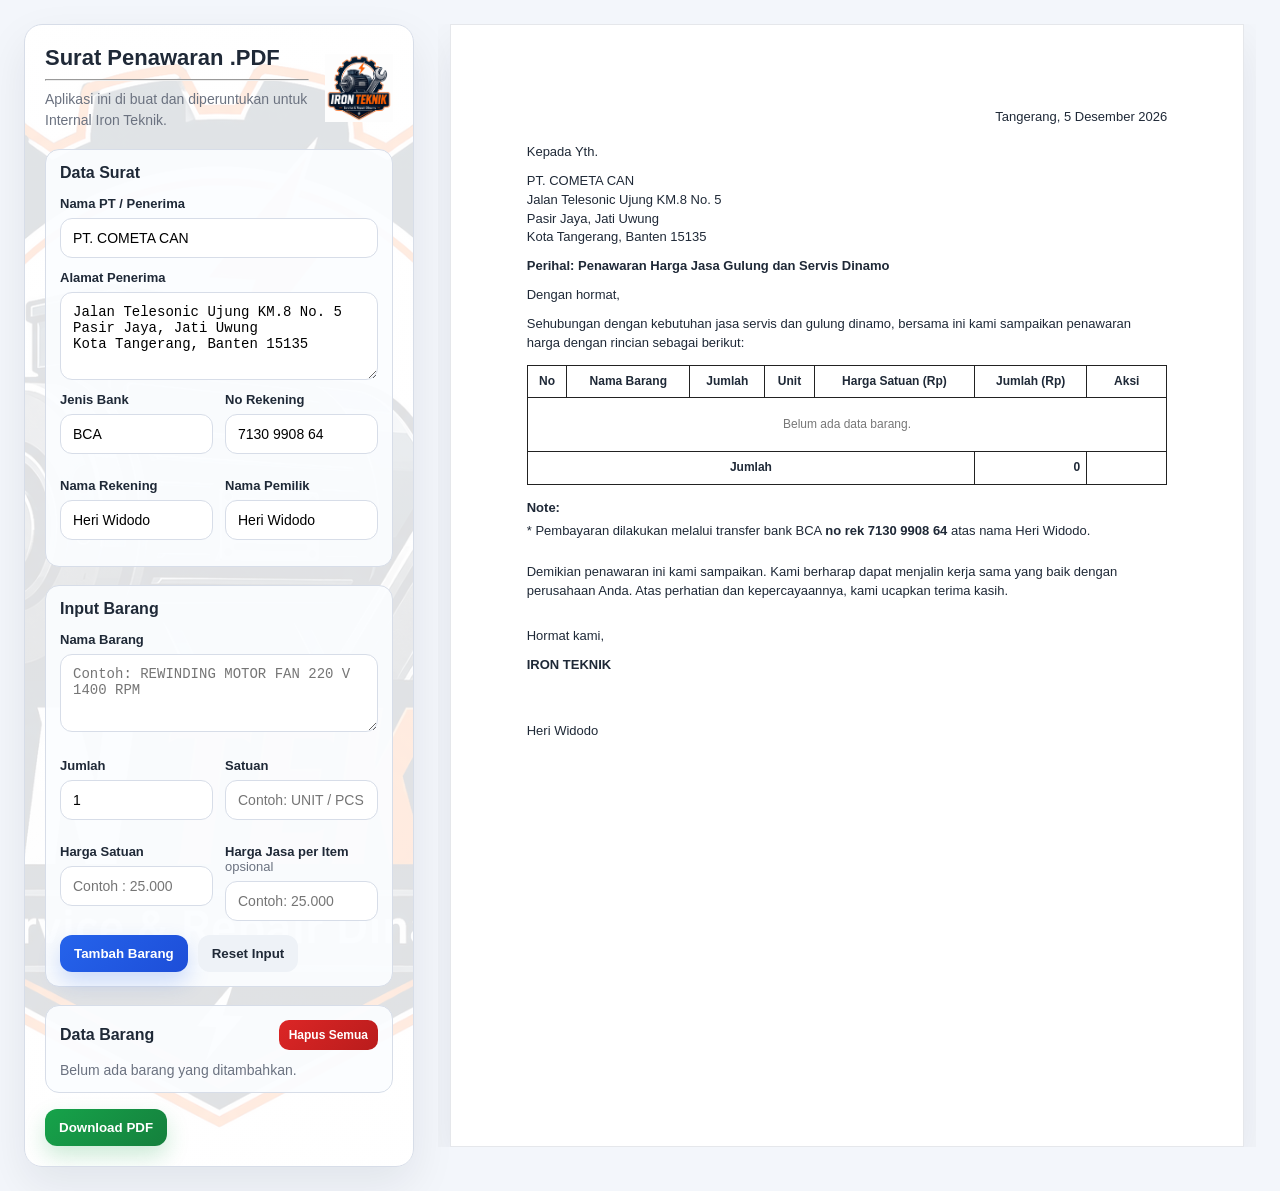
<file: index.html>
<!DOCTYPE html>
<html lang="id">
<head>
    <meta charset="UTF-8" />
    <meta name="viewport" content="width=device-width, initial-scale=1.0" />
    <title>Aplikasi Surat Penawaran Barang</title>
    <link rel="stylesheet" href="style.css" />
</head>
<body>
    <main class="app-layout">
<section class="panel input-panel no-print">
    <div class="panel-header">
        <div class="input-header">
            <div>
                <h1>Surat Penawaran .PDF</h1>
                <hr>
                <p>Aplikasi ini di buat dan diperuntukan untuk Internal Iron Teknik. </p>
            </div>

            <img src="./assets/Logo_Iron_Teknik.png" alt="Logo Iron Teknik" class="input-logo">
        </div>
    </div>

    <!-- CARD DATA SURAT -->
    <div class="input-card">
        <h2>Data Surat</h2>

        <div class="form-group">
            <label for="recipientName">Nama PT / Penerima</label>
            <input id="recipientName" type="text" value="PT. COMETA CAN" placeholder="Contoh: PT. COMETA CAN" />
        </div>

        <div class="form-group">
            <label for="recipientAddress">Alamat Penerima</label>
            <textarea id="recipientAddress" rows="4" placeholder="Contoh: Jalan Telesonic Ujung KM.8 No. 5">Jalan Telesonic Ujung KM.8 No. 5
Pasir Jaya, Jati Uwung
Kota Tangerang, Banten 15135</textarea>
        </div>

        <div class="form-grid">
            <div class="form-group">
                <label for="bankName">Jenis Bank</label>
                <input id="bankName" type="text" value="BCA" placeholder="Contoh: BCA" />
            </div>

            <div class="form-group">
                <label for="accountNumber">No Rekening</label>
                <input id="accountNumber" type="text" value="7130 9908 64" placeholder="Contoh: 7130 9908 64" />
            </div>

            <div class="form-group">
                <label for="accountHolder">Nama Rekening</label>
                <input id="accountHolder" type="text" value="Heri Widodo" placeholder="Contoh: Heri Widodo" />
            </div>

            <div class="form-group">
                <label for="ownerName">Nama Pemilik</label>
                <input id="ownerName" type="text" value="Heri Widodo" placeholder="Contoh: Heri Widodo" />
            </div>
        </div>
    </div>

    <!-- CARD INPUT BARANG -->
    <div class="input-card">
        <h2>Input Barang</h2>

        <form id="itemForm" class="item-form">
            <div class="form-group full">
                <label for="itemName">Nama Barang</label>
                <textarea id="itemName" rows="3" placeholder="Contoh: REWINDING MOTOR FAN 220 V 1400 RPM" required></textarea>
            </div>

            <div class="form-grid">
                <div class="form-group">
                    <label for="quantity">Jumlah</label>
                    <input id="quantity" type="number" min="1" step="1" value="1" required />
                </div>

                <div class="form-group">
                    <label for="unit">Satuan</label>
                    <input id="unit" type="text" value="" placeholder="Contoh: UNIT / PCS" required />
                </div>

                <div class="form-group">
                    <label for="unitPrice">Harga Satuan</label>
                    <input id="unitPrice" type="text" inputmode="numeric" placeholder="Contoh : 25.000" required />
                </div>

                <div class="form-group">
                    <label for="servicePrice">Harga Jasa per Item <span>opsional</span></label>
                    <input id="servicePrice" type="text" inputmode="numeric" placeholder="Contoh: 25.000" />
                </div>
            </div>

            <div class="button-row">
                <button type="submit" class="btn primary">Tambah Barang</button>
                <button type="button" id="resetFormBtn" class="btn light">Reset Input</button>
            </div>
        </form>
    </div>

    <!-- CARD DATA BARANG -->
    <div class="input-card">
        <div class="items-card-title">
            <h2>Data Barang</h2>
            <button type="button" id="clearAllBtn" class="btn danger small">Hapus Semua</button>
        </div>

        <div id="itemList" class="item-list empty-state">
            Belum ada barang yang ditambahkan.
        </div>
    </div>

    <div class="button-row sticky-actions">
        <button type="button" id="printBtn" class="btn success">Download PDF</button>
    </div>
</section>

        <section class="paper-wrapper">
            <article id="offerLetter" class="paper">
                <p class="date-line" id="currentDate">Tangerang, -</p>

                <p>Kepada Yth.</p>
                <p id="recipientBlock">
                    <span id="recipientNamePreview">PT. COMETA CAN</span><br />
                    <span id="recipientAddressPreview">Jalan Telesonic Ujung KM.8 No. 5<br />Pasir Jaya, Jati Uwung<br />Kota Tangerang, Banten 15135</span>
                </p>

                <p class="subject"><strong>Perihal: Penawaran Harga Jasa Gulung dan Servis Dinamo</strong></p>

                <p>Dengan hormat,</p>
                <p>
                    Sehubungan dengan kebutuhan jasa servis dan gulung dinamo, bersama ini kami sampaikan
                    penawaran harga dengan rincian sebagai berikut:
                </p>

                <table class="offer-table">
                    <thead>
                        <tr>
                            <th>No</th>
                            <th>Nama Barang</th>
                            <th>Jumlah</th>
                            <th>Unit</th>
                            <th>Harga Satuan (Rp)</th>
                            <th>Jumlah (Rp)</th>
                            <th class="no-print action-col">Aksi</th>
                        </tr>
                    </thead>
                    <tbody id="letterTableBody">
                        <tr>
                            <td colspan="7" class="empty-table">Belum ada data barang.</td>
                        </tr>
                    </tbody>
                    <tfoot>
                        <tr>
                            <td colspan="5" class="total-label">Jumlah</td>
                            <td class="total-value" id="grandTotal">0</td>
                            <td class="no-print action-col"></td>
                        </tr>
                    </tfoot>
                </table>

                <div class="note-section">
                    <p><strong>Note:</strong></p>
                    <p>
                        * Pembayaran dilakukan melalui transfer bank
                        <span id="bankNamePreview">BCA</span>
                        <strong>no rek <span id="accountNumberPreview">7130 9908 64</span></strong>
                        atas nama <span id="accountHolderPreview">Heri Widodo</span>.
                    </p>
                </div>
<br>
                <p>
                    Demikian penawaran ini kami sampaikan. Kami berharap dapat menjalin kerja sama yang baik
                    dengan perusahaan Anda. Atas perhatian dan kepercayaannya, kami ucapkan terima kasih.
                </p>

                <div class="signature">
                    <p>Hormat kami,</p>
                    <p><strong>IRON TEKNIK</strong></p>
                    <br /><br />
                    <p id="ownerNamePreview">Heri Widodo</p>
                </div>
            </article>
        </section>
    </main>

    <script src="script.js"></script>
</body>
</html>
</file>
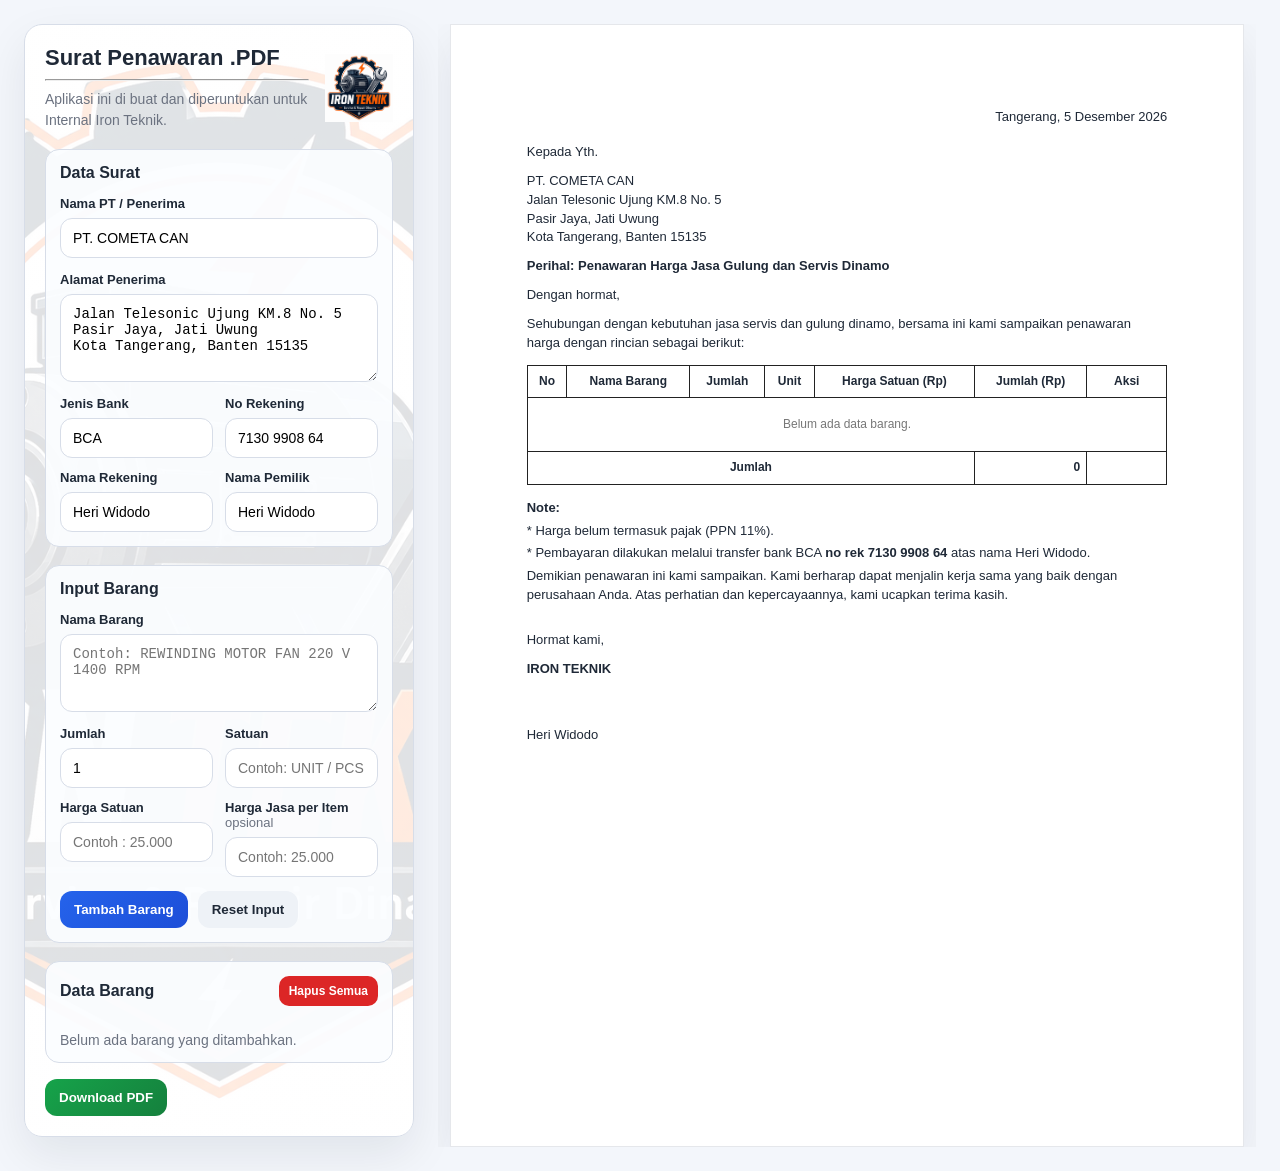
<file: app/src/main/assets/www/index.html>
<!DOCTYPE html>
<html lang="id">
<head>
    <meta charset="UTF-8" />
    <meta name="viewport" content="width=device-width, initial-scale=1.0" />
    <title>Iron Teknik Penawaran</title>
    <link rel="stylesheet" href="style.css" />
</head>
<body>
    <main class="app-layout">
        <section class="panel input-panel no-print">
            <div class="panel-header">
                <div class="input-header">
                    <div>
                        <h1>Surat Penawaran .PDF</h1>
                        <hr>
                        <p>Aplikasi ini di buat dan diperuntukan untuk Internal Iron Teknik. </p>
                    </div>

                    <img src="./assets/Logo_Iron_Teknik.png" alt="Logo Iron Teknik" class="input-logo">
                </div>
            </div>

            <div class="input-card">
                <h2>Data Surat</h2>

                <div class="form-group">
                    <label for="recipientName">Nama PT / Penerima</label>
                    <input id="recipientName" type="text" value="PT. COMETA CAN" placeholder="Contoh: PT. COMETA CAN" />
                </div>

                <div class="form-group">
                    <label for="recipientAddress">Alamat Penerima</label>
                    <textarea id="recipientAddress" rows="4" placeholder="Contoh: Jalan Telesonic Ujung KM.8 No. 5">Jalan Telesonic Ujung KM.8 No. 5
Pasir Jaya, Jati Uwung
Kota Tangerang, Banten 15135</textarea>
                </div>

                <div class="form-grid">
                    <div class="form-group">
                        <label for="bankName">Jenis Bank</label>
                        <input id="bankName" type="text" value="BCA" placeholder="Contoh: BCA" />
                    </div>

                    <div class="form-group">
                        <label for="accountNumber">No Rekening</label>
                        <input id="accountNumber" type="text" value="7130 9908 64" placeholder="Contoh: 7130 9908 64" />
                    </div>

                    <div class="form-group">
                        <label for="accountHolder">Nama Rekening</label>
                        <input id="accountHolder" type="text" value="Heri Widodo" placeholder="Contoh: Heri Widodo" />
                    </div>

                    <div class="form-group">
                        <label for="ownerName">Nama Pemilik</label>
                        <input id="ownerName" type="text" value="Heri Widodo" placeholder="Contoh: Heri Widodo" />
                    </div>
                </div>
            </div>

            <div class="input-card">
                <h2>Input Barang</h2>

                <form id="itemForm" class="item-form">
                    <div class="form-group full">
                        <label for="itemName">Nama Barang</label>
                        <textarea id="itemName" rows="3" placeholder="Contoh: REWINDING MOTOR FAN 220 V 1400 RPM" required></textarea>
                    </div>

                    <div class="form-grid">
                        <div class="form-group">
                            <label for="quantity">Jumlah</label>
                            <input id="quantity" type="number" min="1" step="1" value="1" required />
                        </div>

                        <div class="form-group">
                            <label for="unit">Satuan</label>
                            <input id="unit" type="text" value="" placeholder="Contoh: UNIT / PCS" required />
                        </div>

                        <div class="form-group">
                            <label for="unitPrice">Harga Satuan</label>
                            <input id="unitPrice" type="text" inputmode="numeric" placeholder="Contoh : 25.000" required />
                        </div>

                        <div class="form-group">
                            <label for="servicePrice">Harga Jasa per Item <span>opsional</span></label>
                            <input id="servicePrice" type="text" inputmode="numeric" placeholder="Contoh: 25.000" />
                        </div>
                    </div>

                    <div class="button-row">
                        <button type="submit" class="btn primary">Tambah Barang</button>
                        <button type="button" id="resetFormBtn" class="btn light">Reset Input</button>
                    </div>
                </form>
            </div>

            <div class="input-card">
                <div class="items-card-title">
                    <h2>Data Barang</h2>
                    <button type="button" id="clearAllBtn" class="btn danger small">Hapus Semua</button>
                </div>

                <div id="itemList" class="item-list empty-state">
                    Belum ada barang yang ditambahkan.
                </div>
            </div>

            <div class="button-row sticky-actions">
                <button type="button" id="printBtn" class="btn success">Download PDF</button>
            </div>
        </section>

        <section class="paper-wrapper">
            <article id="offerLetter" class="paper">
                <p class="date-line" id="currentDate">Tangerang, -</p>

                <p>Kepada Yth.</p>
                <p id="recipientBlock">
                    <span id="recipientNamePreview">PT. COMETA CAN</span><br />
                    <span id="recipientAddressPreview">Jalan Telesonic Ujung KM.8 No. 5<br />Pasir Jaya, Jati Uwung<br />Kota Tangerang, Banten 15135</span>
                </p>

                <p class="subject"><strong>Perihal: Penawaran Harga Jasa Gulung dan Servis Dinamo</strong></p>

                <p>Dengan hormat,</p>
                <p>
                    Sehubungan dengan kebutuhan jasa servis dan gulung dinamo, bersama ini kami sampaikan
                    penawaran harga dengan rincian sebagai berikut:
                </p>

                <table class="offer-table">
                    <thead>
                        <tr>
                            <th>No</th>
                            <th>Nama Barang</th>
                            <th>Jumlah</th>
                            <th>Unit</th>
                            <th>Harga Satuan (Rp)</th>
                            <th>Jumlah (Rp)</th>
                            <th class="no-print action-col">Aksi</th>
                        </tr>
                    </thead>
                    <tbody id="letterTableBody">
                        <tr>
                            <td colspan="7" class="empty-table">Belum ada data barang.</td>
                        </tr>
                    </tbody>
                    <tfoot>
                        <tr>
                            <td colspan="5" class="total-label">Jumlah</td>
                            <td class="total-value" id="grandTotal">0</td>
                            <td class="no-print action-col"></td>
                        </tr>
                    </tfoot>
                </table>

                <div class="note-section">
                    <p><strong>Note:</strong></p>
                    <p>* Harga belum termasuk pajak (PPN 11%).</p>
                    <p>
                        * Pembayaran dilakukan melalui transfer bank
                        <span id="bankNamePreview">BCA</span>
                        <strong>no rek <span id="accountNumberPreview">7130 9908 64</span></strong>
                        atas nama <span id="accountHolderPreview">Heri Widodo</span>.
                    </p>
                </div>

                <p>
                    Demikian penawaran ini kami sampaikan. Kami berharap dapat menjalin kerja sama yang baik
                    dengan perusahaan Anda. Atas perhatian dan kepercayaannya, kami ucapkan terima kasih.
                </p>

                <div class="signature">
                    <p>Hormat kami,</p>
                    <p><strong>IRON TEKNIK</strong></p>
                    <br /><br />
                    <p id="ownerNamePreview">Heri Widodo</p>
                </div>
            </article>
        </section>
    </main>

    <script src="script.js"></script>
</body>
</html>
</file>
<file: style.css>
:root {
    --bg: #f3f6fb;
    --card: #ffffff;
    --text: #1f2937;
    --muted: #6b7280;
    --border: #d7dde8;
    --primary: #2563eb;
    --primary-dark: #1d4ed8;
    --success: #16a34a;
    --success-dark: #15803d;
    --danger: #dc2626;
    --danger-dark: #b91c1c;
    --shadow: 0 18px 45px rgba(15, 23, 42, 0.08);
}

* {
    box-sizing: border-box;
}

body {
    margin: 0;
    font-family: Arial, Helvetica, sans-serif;
    color: var(--text);
    background: var(--bg);
}

.app-layout {
    display: grid;
    grid-template-columns: 390px minmax(0, 1fr);
    gap: 24px;
    padding: 24px;
    align-items: start;
}

.panel {
    background: var(--card);
    border: 1px solid var(--border);
    border-radius: 18px;
    box-shadow: var(--shadow);
}

.input-panel {
    position: sticky;
    top: 24px;
    padding: 20px;
    overflow: hidden;

    background:
        linear-gradient(rgba(255, 255, 255, 0.88), rgba(255, 255, 255, 0.88)),
        url("./assets/Logo_Iron_Teknik.png");

    background-size: cover;
    background-position: center;
    background-repeat: no-repeat;
}

.panel-header h1 {
    margin: 0 0 6px;
    font-size: 22px;
}

.panel-header p {
    margin: 0 0 18px;
    color: var(--muted);
    font-size: 14px;
    line-height: 1.5;
}


.input-card {
    margin-top: 18px;
    padding: 14px;
    border: 1px solid var(--border);
    border-radius: 14px;
    background: rgba(251, 253, 255, 0.92);
}

.input-card:first-of-type {
    margin-top: 0;
}

.input-card h2 {
    margin: 0 0 14px;
    font-size: 16px;
    color: var(--text);
}

.input-card .form-group {
    margin-bottom: 12px;
}

.input-card .form-group:last-child {
    margin-bottom: 0;
}

.input-header {
    display: flex;
    align-items: center;
    justify-content: space-between;
    gap: 16px;
    margin-bottom: 18px;
}

.input-header h1 {
    margin-bottom: 6px;
}

.input-header p {
    margin: 0;
}

.input-logo {
    width: 68px;
    height: 68px;
    object-fit: contain;
    flex-shrink: 0;
}
.item-form {
    display: grid;
    gap: 14px;
}

.form-grid {
    display: grid;
    grid-template-columns: 1fr 1fr;
    gap: 12px;
}

.form-group {
    display: flex;
    flex-direction: column;
    gap: 7px;
}

.form-group.full {
    grid-column: 1 / -1;
}

label {
    font-size: 13px;
    font-weight: 700;
}

label span {
    font-weight: 500;
    color: var(--muted);
}

input,
textarea {
    width: 100%;
    border: 1px solid var(--border);
    border-radius: 12px;
    padding: 11px 12px;
    font-size: 14px;
    outline: none;
    background: #fff;
    transition: border-color 0.2s, box-shadow 0.2s;
}

textarea {
    resize: vertical;
    min-height: 78px;
}

input:focus,
textarea:focus {
    border-color: var(--primary);
    box-shadow: 0 0 0 4px rgba(37, 99, 235, 0.12);
}

.button-row {
    display: flex;
    gap: 10px;
    flex-wrap: wrap;
}

.btn {
    border: 0;
    border-radius: 12px;
    padding: 11px 14px;
    font-weight: 700;
    cursor: pointer;
    transition: transform 0.15s, box-shadow 0.15s, background 0.15s;
}

.btn:hover {
    transform: translateY(-1px);
}

.btn.primary {
    color: #fff;
    background: linear-gradient(135deg, var(--primary), var(--primary-dark));
    box-shadow: 0 10px 22px rgba(37, 99, 235, 0.22);
}

.btn.success {
    color: #fff;
    background: linear-gradient(135deg, var(--success), var(--success-dark));
    box-shadow: 0 10px 22px rgba(22, 163, 74, 0.22);
}

.btn.danger {
    color: #fff;
    background: linear-gradient(135deg, var(--danger), var(--danger-dark));
}

.btn.light {
    color: var(--text);
    background: #eef2f7;
}

.btn.small {
    padding: 8px 10px;
    border-radius: 10px;
    font-size: 12px;
}

.items-card {
    margin-top: 18px;
    padding: 14px;
    border: 1px solid var(--border);
    border-radius: 14px;
    background: #fbfdff;
}

.items-card-title {
    display: flex;
    justify-content: space-between;
    align-items: center;
    gap: 10px;
    margin-bottom: 12px;
}

.items-card-title h2 {
    margin: 0;
    font-size: 16px;
}

.item-list {
    display: grid;
    gap: 10px;
}

.empty-state {
    color: var(--muted);
    font-size: 14px;
}

.item-preview {
    border: 1px solid var(--border);
    border-radius: 12px;
    padding: 10px;
    background: #fff;
}

.item-preview strong {
    display: block;
    margin-bottom: 5px;
    font-size: 14px;
}

.item-preview small {
    display: block;
    color: var(--muted);
    line-height: 1.5;
}

.sticky-actions {
    margin-top: 16px;
}

.paper-wrapper {
    width: 100%;
    overflow-x: auto;
}

.paper {
    width: 210mm;
    min-height: 297mm;
    margin: 0 auto;
    padding: 22mm 20mm;
    background: #fff;
    box-shadow: var(--shadow);
    border: 1px solid #e5e7eb;
    font-size: 13px;
    line-height: 1.45;
}

.paper p {
    margin: 0 0 10px;
}

.date-line {
    text-align: right;
    margin-bottom: 16px !important;
}

.subject {
    margin-top: 8px !important;
}

.offer-table {
    width: 100%;
    border-collapse: collapse;
    margin: 12px 0 14px;
    font-size: 12px;
}

.offer-table th,
.offer-table td {
    border: 1px solid #222;
    padding: 7px 6px;
    vertical-align: top;
}

.offer-table th {
    text-align: center;
    font-weight: 700;
}

.offer-table td:nth-child(1),
.offer-table td:nth-child(3),
.offer-table td:nth-child(4),
.offer-table td:nth-child(5),
.offer-table td:nth-child(6) {
    text-align: center;
}

.offer-table .name-cell {
    white-space: normal;
}

.offer-table .main-name,
.offer-table .service-name {
    display: block;
}

.offer-table .service-name {
    margin-top: 10px;
}

.offer-table .price-lines,
.offer-table .amount-lines {
    white-space: normal;
    text-align: right !important;
    vertical-align: top;
}

.offer-table .money-line {
    display: block;
    text-align: right;
    white-space: nowrap;
}

.offer-table .service-money {
    margin-top: 10px;
}

.offer-table .quantity-cell,
.offer-table .unit-cell {
    text-transform: uppercase;
    text-align: center !important;
    vertical-align: middle !important;
}

.total-label {
    text-align: center !important;
    font-weight: 700;
}

.total-value {
    text-align: right !important;
    font-weight: 700;
}

.empty-table {
    text-align: center !important;
    color: #777;
    padding: 18px !important;
}

.action-col {
    width: 80px;
}

.table-action {
    border: 0;
    border-radius: 8px;
    padding: 7px 9px;
    font-size: 11px;
    font-weight: 700;
    color: #fff;
    background: var(--danger);
    cursor: pointer;
}

.note-section {
    margin-top: 10px;
}

.note-section p {
    margin-bottom: 4px;
}

.signature {
    margin-top: 26px;
}

@media (max-width: 1100px) {
    .app-layout {
        grid-template-columns: 1fr;
    }

    .input-panel {
        position: static;
    }
}

@media (max-width: 560px) {
    .app-layout {
        padding: 12px;
    }

    .form-grid {
        grid-template-columns: 1fr;
    }

    .paper {
        transform-origin: top left;
    }
}

@media print {
    @page {
        size: A4;
        margin: 0;
    }

    body {
        background: #fff;
    }

    .no-print {
        display: none !important;
    }

    .app-layout {
        display: block;
        padding: 0;
    }

    .paper-wrapper {
        overflow: visible;
    }

    .paper {
        width: 210mm;
        min-height: 297mm;
        margin: 0;
        padding: 22mm 20mm;
        border: 0;
        box-shadow: none;
    }

    .offer-table th,
    .offer-table td {
        border-color: #000;
    }
}
</file>
<file: app/src/main/assets/www/style.css>
:root {
    --bg: #f3f6fb;
    --card: #ffffff;
    --text: #1f2937;
    --muted: #6b7280;
    --border: #d7dde8;
    --primary: #2563eb;
    --primary-dark: #1d4ed8;
    --success: #16a34a;
    --success-dark: #15803d;
    --danger: #dc2626;
    --danger-dark: #b91c1c;
    --shadow: 0 18px 45px rgba(15, 23, 42, 0.08);
}

* { box-sizing: border-box; }
body { margin: 0; font-family: Arial, Helvetica, sans-serif; color: var(--text); background: var(--bg); }
.app-layout { display: grid; grid-template-columns: 390px minmax(0, 1fr); gap: 24px; padding: 24px; align-items: start; }
.panel { background: var(--card); border: 1px solid var(--border); border-radius: 18px; box-shadow: var(--shadow); }
.input-panel { position: sticky; top: 24px; padding: 20px; overflow: hidden; background: linear-gradient(rgba(255,255,255,.88),rgba(255,255,255,.88)),url("./assets/Logo_Iron_Teknik.png"); background-size: cover; background-position: center; background-repeat: no-repeat; }
.panel-header h1 { margin: 0 0 6px; font-size: 22px; }
.panel-header p { margin: 0 0 18px; color: var(--muted); font-size: 14px; line-height: 1.5; }
.input-header { display: flex; align-items: center; justify-content: space-between; gap: 16px; margin-bottom: 18px; }
.input-header h1 { margin-bottom: 6px; }
.input-header p { margin: 0; }
.input-logo { width: 68px; height: 68px; object-fit: contain; flex-shrink: 0; }
.input-card,.recipient-card,.item-form { display: grid; gap: 14px; }
.input-card { margin-top: 18px; padding: 14px; border: 1px solid var(--border); border-radius: 14px; background: rgba(251,253,255,.92); }
.input-card:first-of-type { margin-top: 0; }
.input-card h2 { margin: 0; font-size: 16px; color: var(--text); }
.form-grid { display: grid; grid-template-columns: 1fr 1fr; gap: 12px; }
.form-group { display: flex; flex-direction: column; gap: 7px; }
.form-group.full { grid-column: 1 / -1; }
label { font-size: 13px; font-weight: 700; }
label span { font-weight: 500; color: var(--muted); }
input,textarea { width: 100%; border: 1px solid var(--border); border-radius: 12px; padding: 11px 12px; font-size: 14px; outline: none; background: #fff; transition: border-color .2s,box-shadow .2s; }
textarea { resize: vertical; min-height: 78px; }
input:focus,textarea:focus { border-color: var(--primary); box-shadow: 0 0 0 4px rgba(37,99,235,.12); }
.button-row { display: flex; gap: 10px; flex-wrap: wrap; }
.btn { border: 0; border-radius: 12px; padding: 11px 14px; font-weight: 700; cursor: pointer; }
.btn.primary { color: #fff; background: linear-gradient(135deg,var(--primary),var(--primary-dark)); }
.btn.success { color: #fff; background: linear-gradient(135deg,var(--success),var(--success-dark)); }
.btn.danger,.table-action { color:#fff; background:var(--danger); }
.btn.light { color: var(--text); background:#eef2f7; }
.btn.small { padding: 8px 10px; border-radius: 10px; font-size: 12px; }
.items-card-title { display:flex; justify-content:space-between; align-items:center; gap:10px; margin-bottom:12px; }
.items-card-title h2 { margin:0; font-size:16px; }
.item-list { display:grid; gap:10px; }
.empty-state { color:var(--muted); font-size:14px; }
.item-preview { border:1px solid var(--border); border-radius:12px; padding:10px; background:#fff; }
.item-preview strong { display:block; margin-bottom:5px; font-size:14px; }
.item-preview small { display:block; color:var(--muted); line-height:1.5; }
.sticky-actions { margin-top:16px; }
.paper-wrapper { width:100%; overflow-x:auto; }
.paper { width:210mm; min-height:297mm; margin:0 auto; padding:22mm 20mm; background:#fff; box-shadow:var(--shadow); border:1px solid #e5e7eb; font-size:13px; line-height:1.45; }
.paper p { margin:0 0 10px; }
.date-line { text-align:right; margin-bottom:16px!important; }
.subject { margin-top:8px!important; }
.offer-table { width:100%; border-collapse:collapse; margin:12px 0 14px; font-size:12px; }
.offer-table th,.offer-table td { border:1px solid #222; padding:7px 6px; vertical-align:top; }
.offer-table th { text-align:center; font-weight:700; }
.offer-table td:nth-child(1),.offer-table td:nth-child(3),.offer-table td:nth-child(4),.offer-table td:nth-child(5),.offer-table td:nth-child(6) { text-align:center; }
.offer-table .main-name,.offer-table .service-name,.offer-table .money-line { display:block; }
.offer-table .service-name,.offer-table .service-money { margin-top:10px; }
.offer-table .price-lines,.offer-table .amount-lines,.offer-table .money-line { text-align:right!important; }
.offer-table .quantity-cell,.offer-table .unit-cell { text-transform:uppercase; text-align:center!important; vertical-align:middle!important; }
.total-label { text-align:center!important; font-weight:700; }
.total-value { text-align:right!important; font-weight:700; }
.empty-table { text-align:center!important; color:#777; padding:18px!important; }
.action-col { width:80px; }
.table-action { border:0; border-radius:8px; padding:7px 9px; font-size:11px; font-weight:700; cursor:pointer; }
.note-section { margin-top:10px; }
.note-section p { margin-bottom:4px; }
.signature { margin-top:26px; }
@media (max-width:1100px) { .app-layout { grid-template-columns:1fr; } .input-panel { position:static; } }
@media (max-width:700px) { body{background:#eef3f9}.app-layout{gap:14px;padding:10px}.input-panel{padding:14px;border-radius:14px}.input-header{align-items:flex-start}.input-logo{width:56px;height:56px}.form-grid{grid-template-columns:1fr}.paper-wrapper{overflow-x:hidden}.paper{width:100%;min-height:auto;padding:24px 14px;font-size:12px;border-radius:12px}.offer-table{font-size:10px}.offer-table th,.offer-table td{padding:5px 3px}.sticky-actions .btn.success{width:100%} }
</file>
